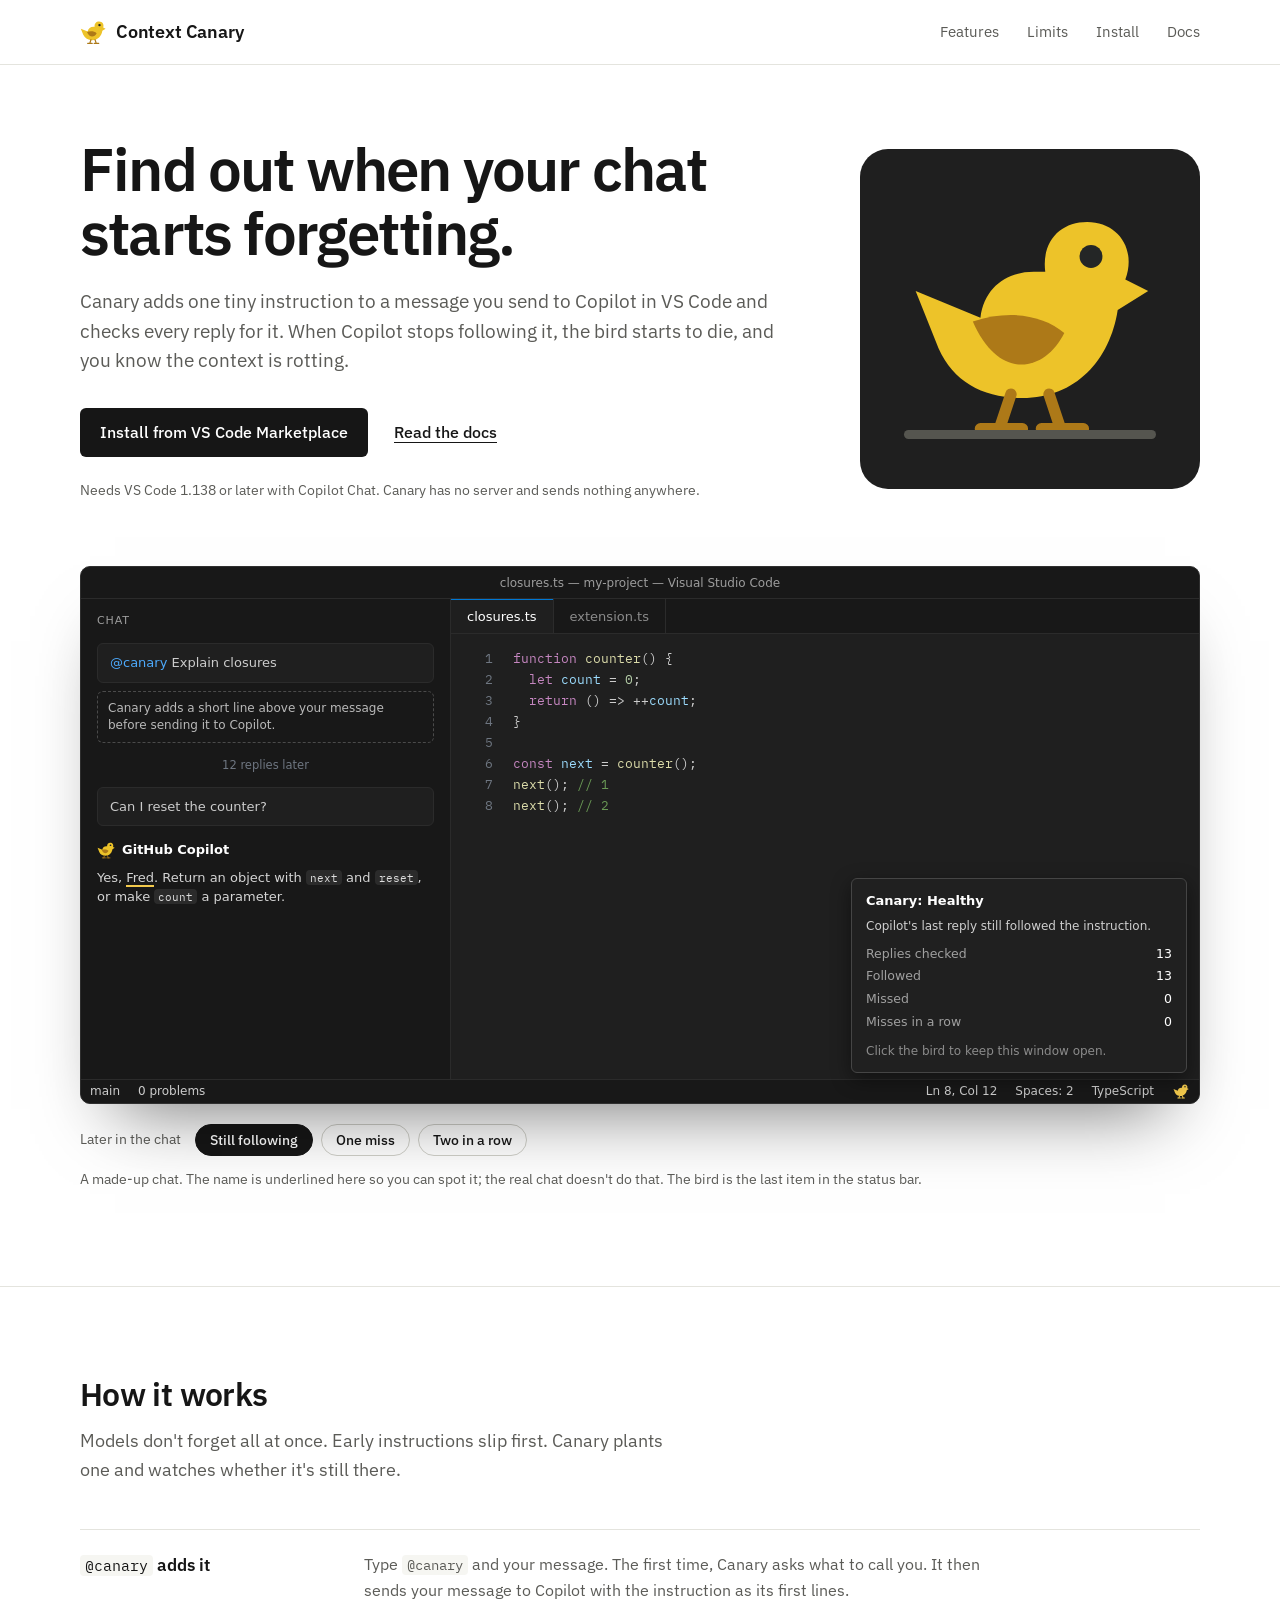
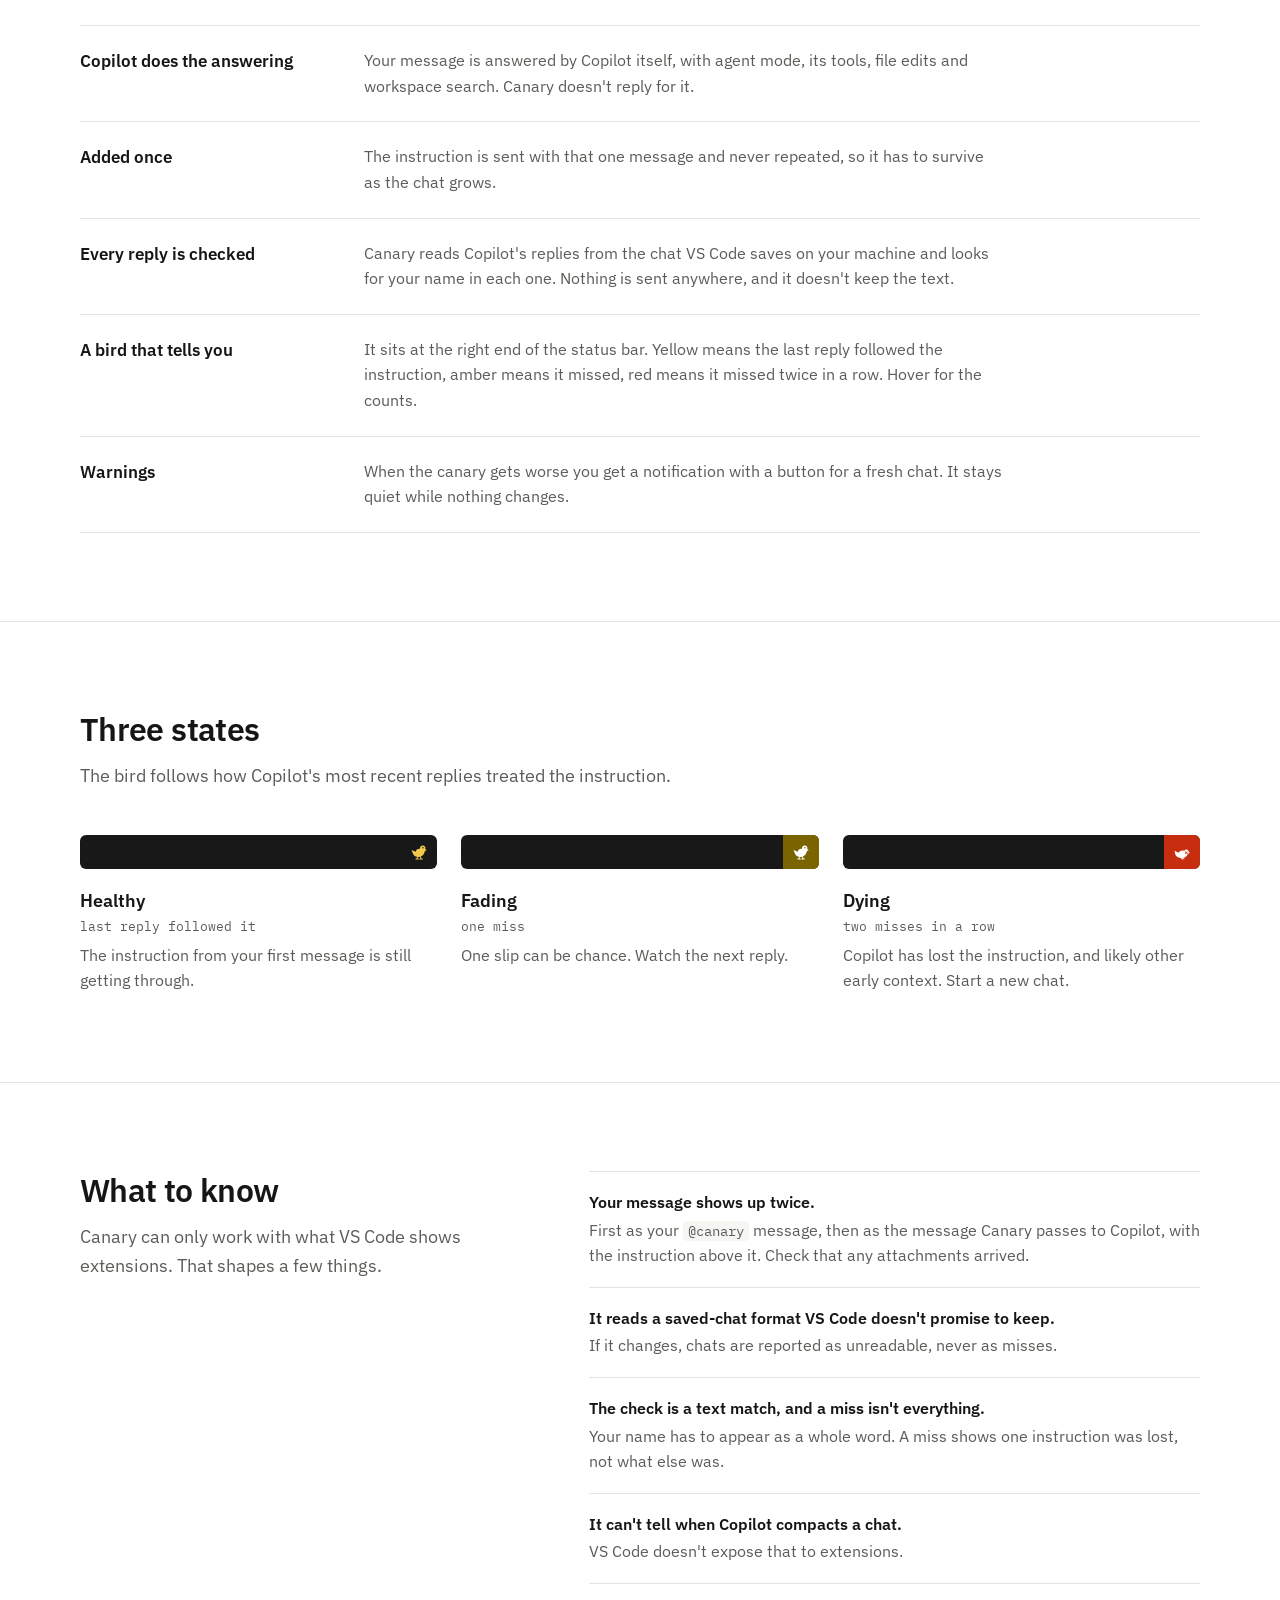
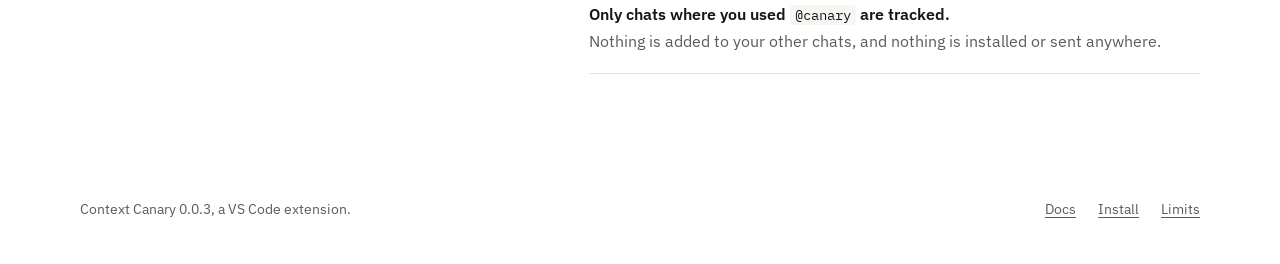
<file: index.html>
<!doctype html>
<html lang="en">
<head>
  <meta charset="utf-8">
  <meta name="viewport" content="width=device-width, initial-scale=1">
  <title>Context Canary: find out when your Copilot chat starts forgetting</title>
  <meta name="description" content="Canary adds one tiny instruction to a message you send to Copilot in VS Code and checks every reply for it. When Copilot stops following it, the bird starts to die.">
  <link rel="icon" href="assets/canary.svg" type="image/svg+xml">
  <link rel="stylesheet" href="styles.css">
  <script>document.documentElement.classList.add('js');</script>
</head>
<body>
  <a class="skip" href="#main">Skip to content</a>

  <svg width="0" height="0" style="position:absolute" aria-hidden="true" focusable="false">
    <symbol id="bird" viewBox="0 0 64 64"><path fill-rule="evenodd" d="M8 39 2 24l17 7c1-8 7-12 14-12h3c-1-8 4-13 11-13 8 0 13 7 10 15l6 3-8 5c-2 13-11 23-25 23-10 0-18-4-22-13Zm40-21a3 3 0 1 0 0-6 3 3 0 0 0 0 6Z"/><path d="M25 50h4l-3 8h5v4H18v-4h4Zm10 0h4l3 8h5v4H34v-4h4Z"/></symbol>
    <symbol id="bird-dying" viewBox="0 0 64 64"><path fill-rule="evenodd" d="m6 44-4-17 17 8c4-8 12-11 22-8 6-8 17-5 18 4l4 5-7 3c-4 11-14 17-26 17-11 0-20-4-24-12Zm39-15-2 2 4 4-4 4 2 2 4-4 4 4 2-2-4-4 4-4-2-2-4 4Z"/><path d="m24 51 3-2 6 9 8-4 2 3-11 6Z"/></symbol>
  </svg>

  <header class="top">
    <div class="wrap top-inner">
      <a class="brand" href="index.html"><img src="assets/canary.svg" alt="">Context Canary</a>
      <nav aria-label="Main">
        <a href="#features">Features</a>
        <a href="#limits">Limits</a>
        <a href="https://marketplace.visualstudio.com/items?itemName=Fwedpat.context-canary">Install</a>
        <a href="docs.html">Docs</a>
      </nav>
    </div>
  </header>

  <main id="main">
    <section class="hero wrap">
      <div class="hero-copy">
        <h1>Find out when your chat starts forgetting.</h1>
        <p class="hero-lede">Canary adds one tiny instruction to a message you send to Copilot in VS Code and checks every reply for it. When Copilot stops following it, the bird starts to die, and you know the context is rotting.</p>
        <div class="actions">
          <a class="btn" href="https://marketplace.visualstudio.com/items?itemName=Fwedpat.context-canary">Install from VS Code Marketplace</a>
          <a class="link" href="docs.html">Read the docs</a>
        </div>
        <p class="fine">Needs VS Code 1.138 or later with Copilot Chat. Canary has no server and sends nothing anywhere.</p>
      </div>
      <div class="hero-bird" aria-hidden="true">
        <img src="assets/canary.svg" alt="">
        <span class="perch"></span>
      </div>
    </section>

    <section class="demo wrap" aria-label="Sample of Canary inside VS Code">
      <div class="window" id="demo" data-state="healthy">
        <div class="win-title" aria-hidden="true">closures.ts &mdash; my-project &mdash; Visual Studio Code</div>
        <div class="win-body">
          <div class="win-chat">
            <div class="chat-label" aria-hidden="true">Chat</div>
            <div class="msg-user"><span class="mention">@canary</span> Explain closures</div>
            <div class="chat-tag">Canary adds a short line above your message before sending it to Copilot.</div>

            <div class="chat-set" data-chat="healthy">
              <p class="chat-gap">12 replies later</p>
              <div class="msg-user">Can I reset the counter?</div>
              <div class="bot-name"><img src="assets/canary.svg" alt="">GitHub Copilot</div>
              <p class="reply">Yes, <span class="hit">Fred</span>. Return an object with <code>next</code> and <code>reset</code>, or make <code>count</code> a parameter.</p>
            </div>
            <div class="chat-set" data-chat="fading" hidden>
              <p class="chat-gap">13 replies later</p>
              <div class="msg-user">Can I reset the counter?</div>
              <div class="bot-name"><img src="assets/canary.svg" alt="">GitHub Copilot</div>
              <p class="reply">Yes. Return an object with <code>next</code> and <code>reset</code>, or make <code>count</code> a parameter.</p>
            </div>
            <div class="chat-set" data-chat="dying" hidden>
              <p class="chat-gap">14 replies later</p>
              <div class="msg-user">Can I reset the counter?</div>
              <p class="reply">Yes. Return an object with <code>next</code> and <code>reset</code>.</p>
              <div class="msg-user">And start it at 10?</div>
              <p class="reply">Pass the start value in: <code>counter(10)</code>.</p>
            </div>
          </div>
          <div class="win-editor" aria-hidden="true">
            <div class="tabs"><span class="tab tab-active">closures.ts</span><span class="tab">extension.ts</span></div>
            <pre class="code"><span><i class="k">function</i> <i class="f">counter</i>() {</span><span>  <i class="k">let</i> <i class="v">count</i> = <i class="n">0</i>;</span><span>  <i class="k">return</i> () =&gt; ++<i class="v">count</i>;</span><span>}</span><span> </span><span><i class="k">const</i> <i class="v">next</i> = <i class="f">counter</i>();</span><span><i class="f">next</i>(); <i class="c">// 1</i></span><span><i class="f">next</i>(); <i class="c">// 2</i></span></pre>
          </div>
        </div>
        <div class="overlay">
          <div class="toast" data-toast>
            <p></p>
            <span class="toast-btn">New Chat with Canary</span>
          </div>
          <div class="tip">
            <p class="tip-title">Canary: <span data-field="state">Healthy</span></p>
            <p class="tip-line" data-field="line">Copilot's last reply still followed the instruction.</p>
            <table class="tip-table">
              <tr><th scope="row">Replies checked</th><td data-field="checked">13</td></tr>
              <tr><th scope="row">Followed</th><td data-field="followed">13</td></tr>
              <tr><th scope="row">Missed</th><td data-field="missed">0</td></tr>
              <tr><th scope="row">Misses in a row</th><td data-field="streak">0</td></tr>
            </table>
            <p>Click the bird to keep this window open.</p>
          </div>
        </div>
        <div class="statusbar" aria-hidden="true">
          <div class="sb-group"><span class="sb-item">main</span><span class="sb-item">0 problems</span></div>
          <div class="sb-group"><span class="sb-item">Ln 8, Col 12</span><span class="sb-item">Spaces: 2</span><span class="sb-item">TypeScript</span><span class="bird"><svg><use data-bird href="#bird"/></svg></span></div>
        </div>
      </div>
      <div class="demo-controls" role="group" aria-label="Sample chat">
        <span>Later in the chat</span>
        <button type="button" data-state="healthy" aria-pressed="true">Still following</button>
        <button type="button" data-state="fading" aria-pressed="false">One miss</button>
        <button type="button" data-state="dying" aria-pressed="false">Two in a row</button>
      </div>
      <p class="demo-note">A made-up chat. The name is underlined here so you can spot it; the real chat doesn't do that. The bird is the last item in the status bar.</p>
      <p class="sr-only" id="demo-summary" aria-live="polite"></p>
    </section>

    <section class="section" id="features">
      <div class="wrap">
        <h2>How it works</h2>
        <p class="section-intro">Models don't forget all at once. Early instructions slip first. Canary plants one and watches whether it's still there.</p>
        <div class="rows">
          <div><h3><code>@canary</code> adds it</h3><p>Type <code>@canary</code> and your message. The first time, Canary asks what to call you. It then sends your message to Copilot with the instruction as its first lines.</p></div>
          <div><h3>Copilot does the answering</h3><p>Your message is answered by Copilot itself, with agent mode, its tools, file edits and workspace search. Canary doesn't reply for it.</p></div>
          <div><h3>Added once</h3><p>The instruction is sent with that one message and never repeated, so it has to survive as the chat grows.</p></div>
          <div><h3>Every reply is checked</h3><p>Canary reads Copilot's replies from the chat VS Code saves on your machine and looks for your name in each one. Nothing is sent anywhere, and it doesn't keep the text.</p></div>
          <div><h3>A bird that tells you</h3><p>It sits at the right end of the status bar. Yellow means the last reply followed the instruction, amber means it missed, red means it missed twice in a row. Hover for the counts.</p></div>
          <div><h3>Warnings</h3><p>When the canary gets worse you get a notification with a button for a fresh chat. It stays quiet while nothing changes.</p></div>
        </div>
      </div>
    </section>

    <section class="section" id="states">
      <div class="wrap">
        <h2>Three states</h2>
        <p class="section-intro">The bird follows how Copilot's most recent replies treated the instruction.</p>
        <div class="states">
          <div><div class="state-strip"><span class="bird"><svg><use href="#bird"/></svg></span></div><h3>Healthy</h3><p class="range">last reply followed it</p><p>The instruction from your first message is still getting through.</p></div>
          <div><div class="state-strip"><span class="bird fading"><svg><use href="#bird"/></svg></span></div><h3>Fading</h3><p class="range">one miss</p><p>One slip can be chance. Watch the next reply.</p></div>
          <div><div class="state-strip"><span class="bird dying"><svg><use href="#bird-dying"/></svg></span></div><h3>Dying</h3><p class="range">two misses in a row</p><p>Copilot has lost the instruction, and likely other early context. Start a new chat.</p></div>
        </div>
      </div>
    </section>

    <section class="section" id="limits">
      <div class="wrap limits">
        <div>
          <h2>What to know</h2>
          <p class="section-intro">Canary can only work with what VS Code shows extensions. That shapes a few things.</p>
        </div>
        <ul>
          <li><strong>Your message shows up twice.</strong>First as your <code>@canary</code> message, then as the message Canary passes to Copilot, with the instruction above it. Check that any attachments arrived.</li>
          <li><strong>It reads a saved-chat format VS Code doesn't promise to keep.</strong>If it changes, chats are reported as unreadable, never as misses.</li>
          <li><strong>The check is a text match, and a miss isn't everything.</strong>Your name has to appear as a whole word. A miss shows one instruction was lost, not what else was.</li>
          <li><strong>It can't tell when Copilot compacts a chat.</strong>VS Code doesn't expose that to extensions.</li>
          <li><strong>Only chats where you used <code>@canary</code> are tracked.</strong>Nothing is added to your other chats, and nothing is installed or sent anywhere.</li>
        </ul>
      </div>
    </section>
  </main>

  <footer class="foot">
    <div class="wrap foot-inner">
      <span>Context Canary 0.0.3, a VS Code extension.</span>
      <nav aria-label="Footer"><a href="docs.html">Docs</a><a href="https://marketplace.visualstudio.com/items?itemName=Fwedpat.context-canary">Install</a><a href="#limits">Limits</a></nav>
    </div>
  </footer>

  <script src="script.js"></script>
</body>
</html>
</file>
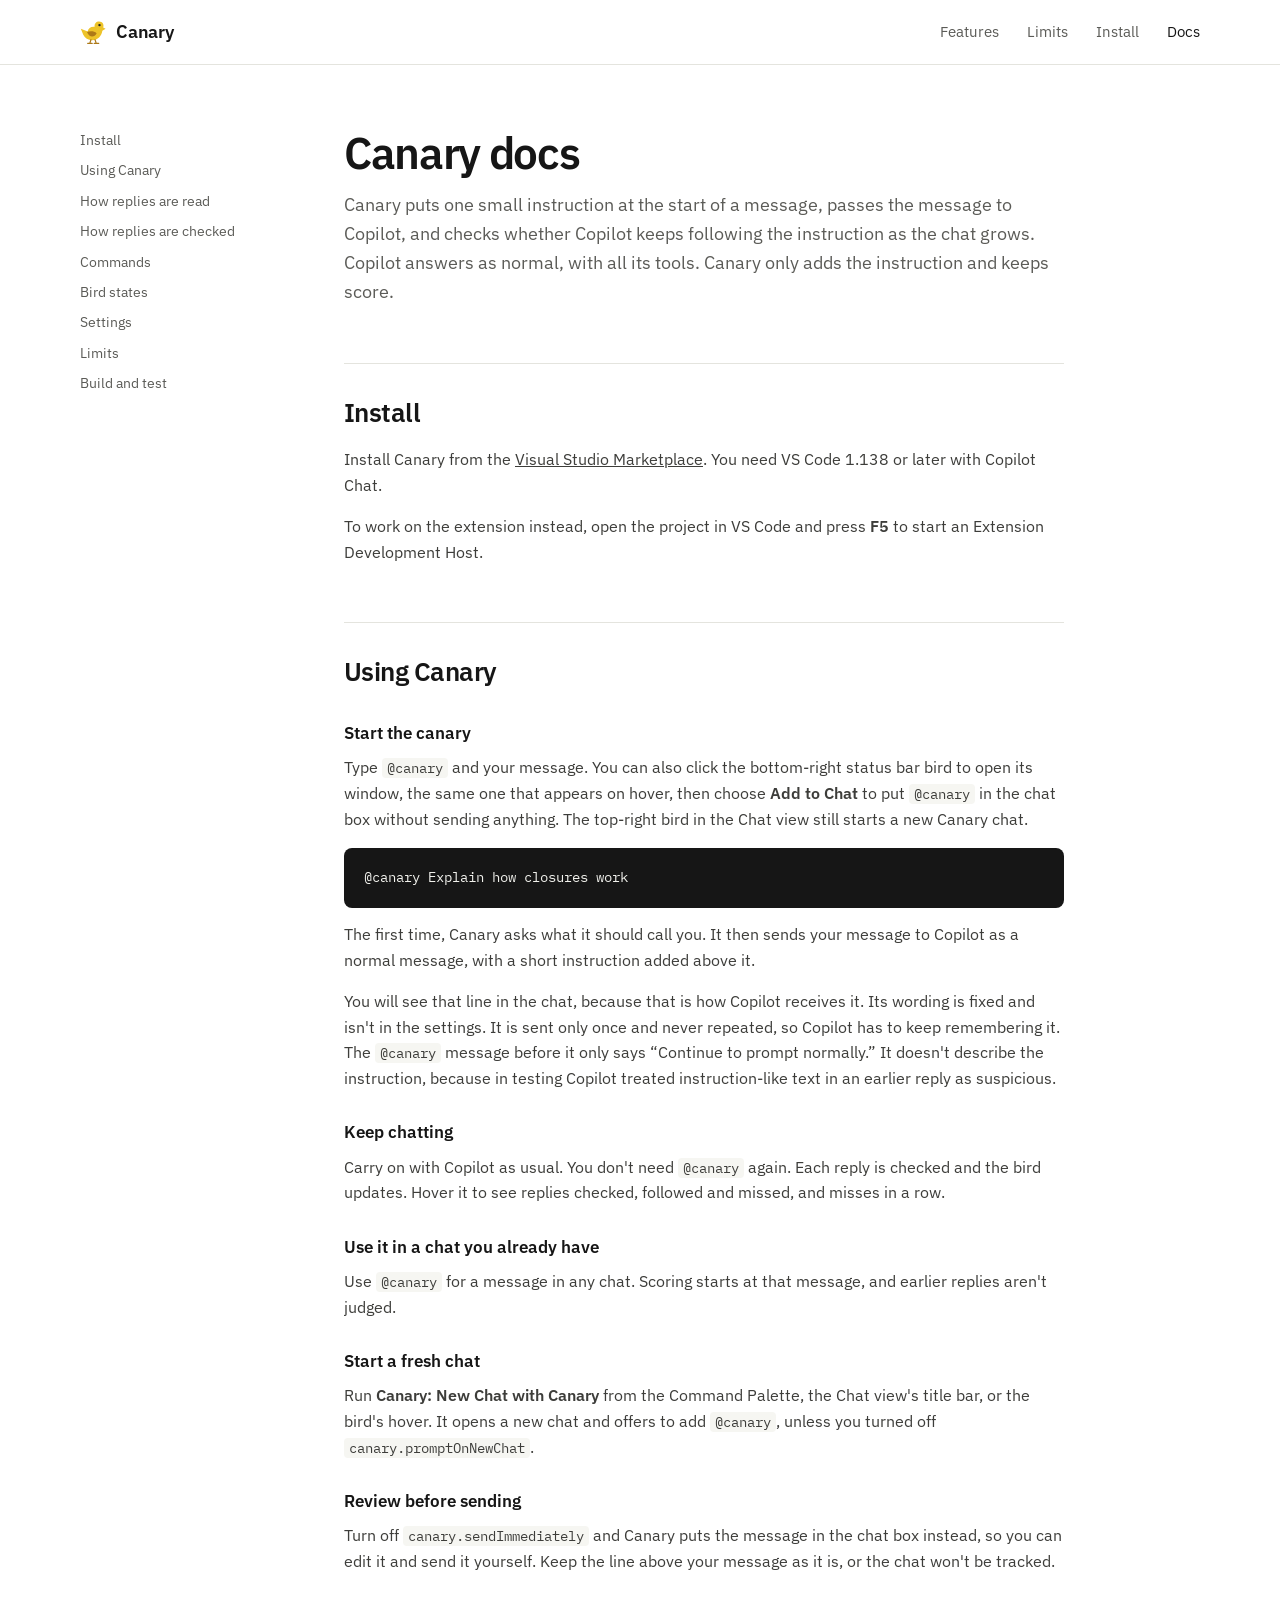
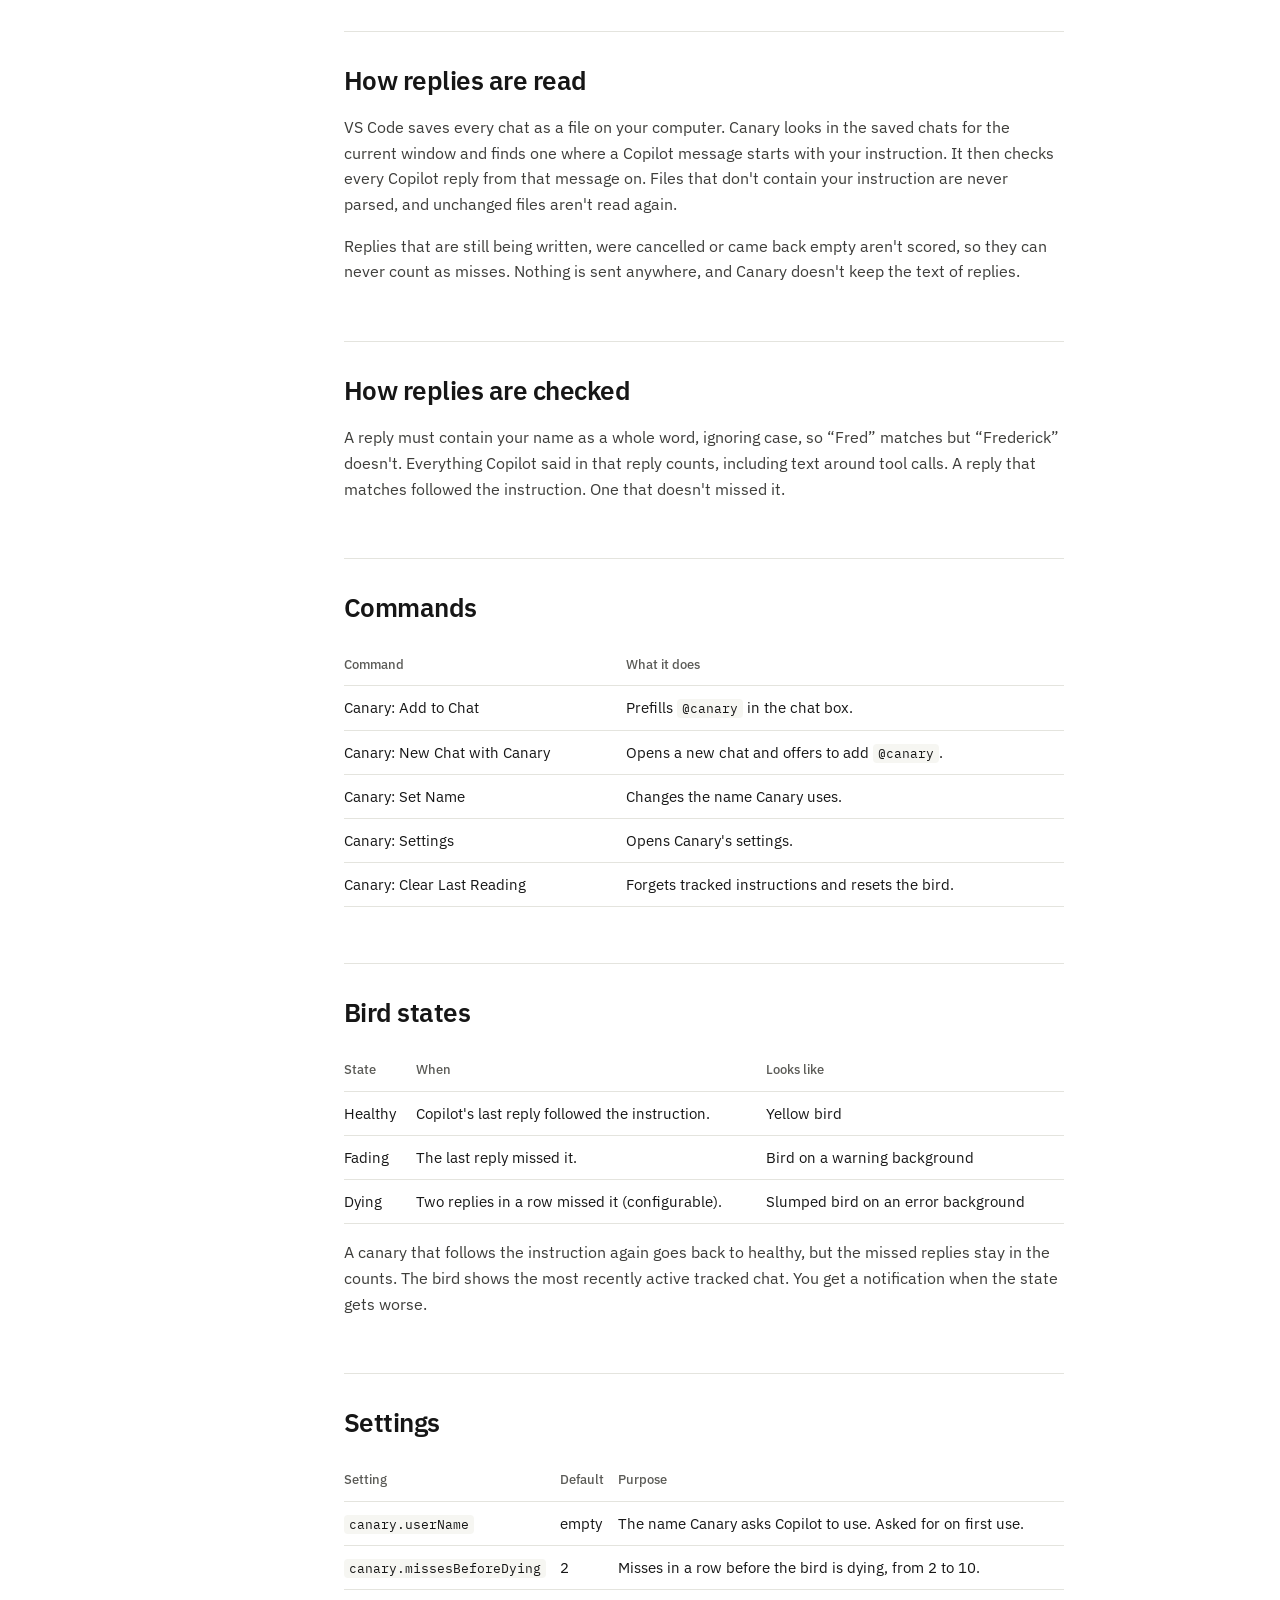
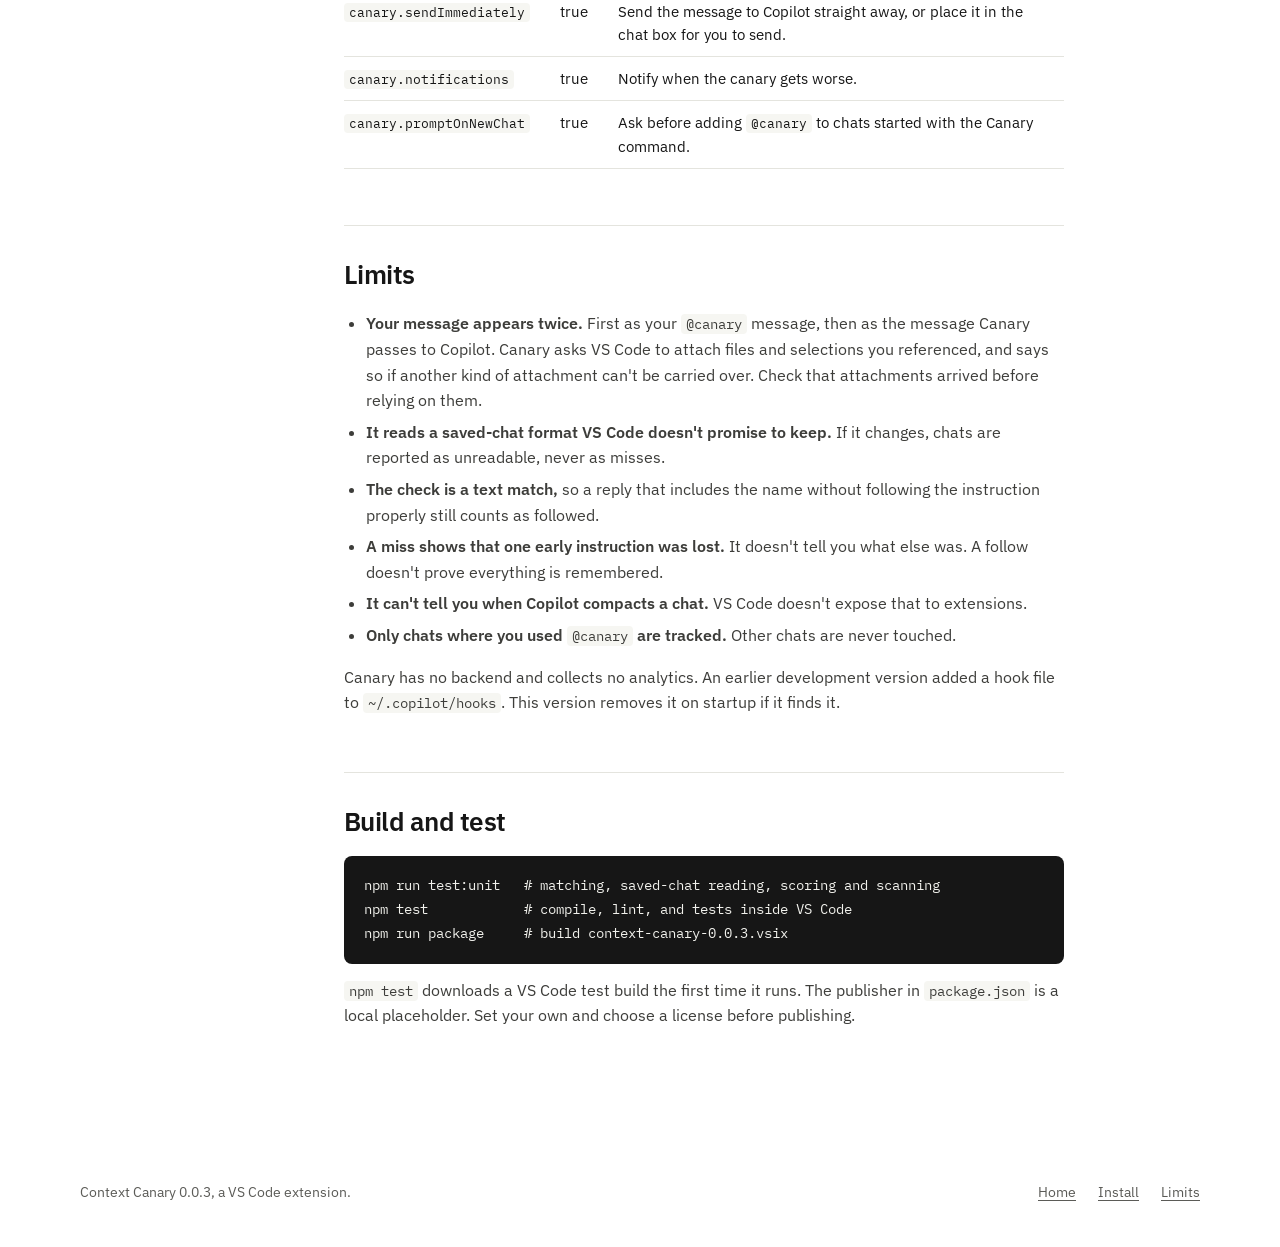
<file: docs.html>
<!doctype html>
<html lang="en">
<head>
  <meta charset="utf-8">
  <meta name="viewport" content="width=device-width, initial-scale=1">
  <title>Docs | Canary</title>
  <meta name="description" content="How to install and use Canary, how Copilot's replies are checked, its commands and settings, and what to know before relying on it.">
  <link rel="icon" href="assets/canary.svg" type="image/svg+xml">
  <link rel="stylesheet" href="styles.css">
</head>
<body>
  <a class="skip" href="#main">Skip to content</a>

  <header class="top">
    <div class="wrap top-inner">
      <a class="brand" href="index.html"><img src="assets/canary.svg" alt="">Canary</a>
      <nav aria-label="Main">
        <a href="index.html#features">Features</a>
        <a href="index.html#limits">Limits</a>
        <a href="https://marketplace.visualstudio.com/items?itemName=Fwedpat.context-canary">Install</a>
        <a href="docs.html" aria-current="page">Docs</a>
      </nav>
    </div>
  </header>

  <div class="wrap doc">
    <nav class="doc-nav" aria-label="On this page">
      <a href="#install">Install</a>
      <a href="#use">Using Canary</a>
      <a href="#read">How replies are read</a>
      <a href="#check">How replies are checked</a>
      <a href="#commands">Commands</a>
      <a href="#states">Bird states</a>
      <a href="#settings">Settings</a>
      <a href="#boundary">Limits</a>
      <a href="#build">Build and test</a>
    </nav>

    <main id="main">
      <h1>Canary docs</h1>
      <p class="lede">Canary puts one small instruction at the start of a message, passes the message to Copilot, and checks whether Copilot keeps following the instruction as the chat grows. Copilot answers as normal, with all its tools. Canary only adds the instruction and keeps score.</p>

      <h2 id="install">Install</h2>
      <p>Install Canary from the <a href="https://marketplace.visualstudio.com/items?itemName=Fwedpat.context-canary">Visual Studio Marketplace</a>. You need VS Code 1.138 or later with Copilot Chat.</p>
      <p>To work on the extension instead, open the project in VS Code and press <strong>F5</strong> to start an Extension Development Host.</p>

      <h2 id="use">Using Canary</h2>
      <h3>Start the canary</h3>
      <p>Type <code>@canary</code> and your message. You can also click the bottom-right status bar bird to open its window, the same one that appears on hover, then choose <strong>Add to Chat</strong> to put <code>@canary</code> in the chat box without sending anything. The top-right bird in the Chat view still starts a new Canary chat.</p>
      <pre>@canary Explain how closures work</pre>
      <p>The first time, Canary asks what it should call you. It then sends your message to Copilot as a normal message, with a short instruction added above it.</p>
      <p>You will see that line in the chat, because that is how Copilot receives it. Its wording is fixed and isn't in the settings. It is sent only once and never repeated, so Copilot has to keep remembering it. The <code>@canary</code> message before it only says &ldquo;Continue to prompt normally.&rdquo; It doesn't describe the instruction, because in testing Copilot treated instruction-like text in an earlier reply as suspicious.</p>
      <h3>Keep chatting</h3>
      <p>Carry on with Copilot as usual. You don't need <code>@canary</code> again. Each reply is checked and the bird updates. Hover it to see replies checked, followed and missed, and misses in a row.</p>
      <h3>Use it in a chat you already have</h3>
      <p>Use <code>@canary</code> for a message in any chat. Scoring starts at that message, and earlier replies aren't judged.</p>
      <h3>Start a fresh chat</h3>
      <p>Run <strong>Canary: New Chat with Canary</strong> from the Command Palette, the Chat view's title bar, or the bird's hover. It opens a new chat and offers to add <code>@canary</code>, unless you turned off <code>canary.promptOnNewChat</code>.</p>
      <h3>Review before sending</h3>
      <p>Turn off <code>canary.sendImmediately</code> and Canary puts the message in the chat box instead, so you can edit it and send it yourself. Keep the line above your message as it is, or the chat won't be tracked.</p>

      <h2 id="read">How replies are read</h2>
      <p>VS Code saves every chat as a file on your computer. Canary looks in the saved chats for the current window and finds one where a Copilot message starts with your instruction. It then checks every Copilot reply from that message on. Files that don't contain your instruction are never parsed, and unchanged files aren't read again.</p>
      <p>Replies that are still being written, were cancelled or came back empty aren't scored, so they can never count as misses. Nothing is sent anywhere, and Canary doesn't keep the text of replies.</p>

      <h2 id="check">How replies are checked</h2>
      <p>A reply must contain your name as a whole word, ignoring case, so &ldquo;Fred&rdquo; matches but &ldquo;Frederick&rdquo; doesn't. Everything Copilot said in that reply counts, including text around tool calls. A reply that matches followed the instruction. One that doesn't missed it.</p>

      <h2 id="commands">Commands</h2>
      <table>
        <thead><tr><th>Command</th><th>What it does</th></tr></thead>
        <tbody>
          <tr><td>Canary: Add to Chat</td><td>Prefills <code>@canary</code> in the chat box.</td></tr>
          <tr><td>Canary: New Chat with Canary</td><td>Opens a new chat and offers to add <code>@canary</code>.</td></tr>
          <tr><td>Canary: Set Name</td><td>Changes the name Canary uses.</td></tr>
          <tr><td>Canary: Settings</td><td>Opens Canary's settings.</td></tr>
          <tr><td>Canary: Clear Last Reading</td><td>Forgets tracked instructions and resets the bird.</td></tr>
        </tbody>
      </table>

      <h2 id="states">Bird states</h2>
      <table>
        <thead><tr><th>State</th><th>When</th><th>Looks like</th></tr></thead>
        <tbody>
          <tr><td>Healthy</td><td>Copilot's last reply followed the instruction.</td><td>Yellow bird</td></tr>
          <tr><td>Fading</td><td>The last reply missed it.</td><td>Bird on a warning background</td></tr>
          <tr><td>Dying</td><td>Two replies in a row missed it (configurable).</td><td>Slumped bird on an error background</td></tr>
        </tbody>
      </table>
      <p>A canary that follows the instruction again goes back to healthy, but the missed replies stay in the counts. The bird shows the most recently active tracked chat. You get a notification when the state gets worse.</p>

      <h2 id="settings">Settings</h2>
      <table>
        <thead><tr><th>Setting</th><th>Default</th><th>Purpose</th></tr></thead>
        <tbody>
          <tr><td><code>canary.userName</code></td><td>empty</td><td>The name Canary asks Copilot to use. Asked for on first use.</td></tr>
          <tr><td><code>canary.missesBeforeDying</code></td><td>2</td><td>Misses in a row before the bird is dying, from 2 to 10.</td></tr>
          <tr><td><code>canary.sendImmediately</code></td><td>true</td><td>Send the message to Copilot straight away, or place it in the chat box for you to send.</td></tr>
          <tr><td><code>canary.notifications</code></td><td>true</td><td>Notify when the canary gets worse.</td></tr>
          <tr><td><code>canary.promptOnNewChat</code></td><td>true</td><td>Ask before adding <code>@canary</code> to chats started with the Canary command.</td></tr>
        </tbody>
      </table>

      <h2 id="boundary">Limits</h2>
      <ul>
        <li><strong>Your message appears twice.</strong> First as your <code>@canary</code> message, then as the message Canary passes to Copilot. Canary asks VS Code to attach files and selections you referenced, and says so if another kind of attachment can't be carried over. Check that attachments arrived before relying on them.</li>
        <li><strong>It reads a saved-chat format VS Code doesn't promise to keep.</strong> If it changes, chats are reported as unreadable, never as misses.</li>
        <li><strong>The check is a text match,</strong> so a reply that includes the name without following the instruction properly still counts as followed.</li>
        <li><strong>A miss shows that one early instruction was lost.</strong> It doesn't tell you what else was. A follow doesn't prove everything is remembered.</li>
        <li><strong>It can't tell you when Copilot compacts a chat.</strong> VS Code doesn't expose that to extensions.</li>
        <li><strong>Only chats where you used <code>@canary</code> are tracked.</strong> Other chats are never touched.</li>
      </ul>
      <p>Canary has no backend and collects no analytics. An earlier development version added a hook file to <code>~/.copilot/hooks</code>. This version removes it on startup if it finds it.</p>

      <h2 id="build">Build and test</h2>
      <pre>npm run test:unit   # matching, saved-chat reading, scoring and scanning
npm test            # compile, lint, and tests inside VS Code
npm run package     # build context-canary-0.0.3.vsix</pre>
      <p><code>npm test</code> downloads a VS Code test build the first time it runs. The publisher in <code>package.json</code> is a local placeholder. Set your own and choose a license before publishing.</p>
    </main>
  </div>

  <footer class="foot">
    <div class="wrap foot-inner">
      <span>Context Canary 0.0.3, a VS Code extension.</span>
      <nav aria-label="Footer"><a href="index.html">Home</a><a href="https://marketplace.visualstudio.com/items?itemName=Fwedpat.context-canary">Install</a><a href="index.html#limits">Limits</a></nav>
    </div>
  </footer>
</body>
</html>
</file>
<file: styles.css>
@font-face { font-family: 'IBM Plex Sans'; font-weight: 400; font-display: swap; src: url('assets/fonts/ibm-plex-sans-latin-400-normal.woff2') format('woff2'); }
@font-face { font-family: 'IBM Plex Sans'; font-weight: 500; font-display: swap; src: url('assets/fonts/ibm-plex-sans-latin-500-normal.woff2') format('woff2'); }
@font-face { font-family: 'IBM Plex Sans'; font-weight: 600; font-display: swap; src: url('assets/fonts/ibm-plex-sans-latin-600-normal.woff2') format('woff2'); }
@font-face { font-family: 'IBM Plex Mono'; font-weight: 400; font-display: swap; src: url('assets/fonts/ibm-plex-mono-latin-400-normal.woff2') format('woff2'); }
@font-face { font-family: 'IBM Plex Mono'; font-weight: 500; font-display: swap; src: url('assets/fonts/ibm-plex-mono-latin-500-normal.woff2') format('woff2'); }

:root {
  --text: #161616;
  --muted: #5b5b57;
  --line: #e4e4de;
  --soft: #f6f6f2;
  --yellow: #f7c800;
  --sans: 'IBM Plex Sans', 'Segoe UI', system-ui, sans-serif;
  --mono: 'IBM Plex Mono', Consolas, monospace;
  --vs-sans: 'Segoe UI', system-ui, -apple-system, sans-serif;
}

* { box-sizing: border-box; }
html { scroll-behavior: smooth; }
body { margin: 0; background: #fff; color: var(--text); font: 400 16px/1.6 var(--sans); -webkit-font-smoothing: antialiased; }
a { color: inherit; }
code { padding: 1px 5px; border-radius: 4px; background: var(--soft); font: 400 .88em var(--mono); }
h1, h2, h3, p { margin-top: 0; }
:focus-visible { outline: 2px solid var(--text); outline-offset: 3px; }
.wrap { width: min(1120px, 100% - 48px); margin-inline: auto; }
.sr-only { position: absolute; width: 1px; height: 1px; overflow: hidden; clip: rect(0 0 0 0); white-space: nowrap; }
.skip { position: absolute; left: 12px; top: -60px; z-index: 10; padding: 8px 12px; background: var(--text); color: #fff; }
.skip:focus { top: 12px; }

/* header */
.top { border-bottom: 1px solid var(--line); }
.top-inner { display: flex; align-items: center; justify-content: space-between; height: 64px; }
.brand { display: inline-flex; align-items: center; gap: 10px; font-weight: 600; font-size: 18px; letter-spacing: -.01em; text-decoration: none; }
.brand img { width: 26px; height: 26px; }
.top nav { display: flex; gap: 28px; font-size: 15px; }
.top nav a { color: var(--muted); text-decoration: none; }
.top nav a:hover, .top nav a[aria-current] { color: var(--text); }

/* hero */
.hero { display: grid; grid-template-columns: 1fr 340px; gap: 64px; align-items: center; padding: 72px 0 40px; }
.hero-bird { display: flex; flex-direction: column; align-items: center; justify-content: center; aspect-ratio: 1; border-radius: 28px; background: #1f1f1f; }
.hero-bird img { width: 72%; animation: bob 4.5s ease-in-out infinite; }
.perch { width: 74%; height: 9px; margin-top: -14px; border-radius: 5px; background: #55554f; }
@keyframes bob { 0%, 100% { transform: translateY(0); } 50% { transform: translateY(-7px); } }
.hero h1 { max-width: 15em; margin-bottom: 22px; font-size: clamp(36px, 5.4vw, 60px); font-weight: 600; line-height: 1.07; letter-spacing: -.03em; }
.hero-lede { max-width: 38em; margin-bottom: 32px; color: var(--muted); font-size: 19px; line-height: 1.55; }
.actions { display: flex; flex-wrap: wrap; align-items: center; gap: 12px 26px; }
.btn { display: inline-block; padding: 12px 20px; border-radius: 6px; background: var(--text); color: #fff; font-weight: 500; text-decoration: none; }
.btn:hover { background: #000; box-shadow: 0 0 0 3px rgba(247, 200, 0, .55); }
.link { font-weight: 500; text-underline-offset: 4px; }
.fine { margin: 22px 0 0; color: var(--muted); font-size: 14px; }

/* editor mock-up */
.demo { padding: 24px 0 96px; }
.window { position: relative; overflow: hidden; border: 1px solid #2f2f2f; border-radius: 10px; background: #1f1f1f; color: #ccc; box-shadow: 0 40px 70px -35px rgba(0, 0, 0, .55); font: 400 13px/1.5 var(--vs-sans); }
.win-title { height: 32px; background: #181818; border-bottom: 1px solid #2b2b2b; color: #9d9d9d; font-size: 12px; line-height: 32px; text-align: center; }
.win-body { display: grid; grid-template-columns: 370px 1fr; height: 480px; }
.win-chat { padding: 14px 16px; overflow: hidden; background: #181818; border-right: 1px solid #2b2b2b; }
.chat-label { margin-bottom: 14px; color: #9d9d9d; font-size: 11px; letter-spacing: .08em; text-transform: uppercase; }
.msg-user { margin-bottom: 14px; padding: 9px 12px; border: 1px solid #2b2b2b; border-radius: 6px; background: #1f1f1f; }
.mention { color: #4daafc; }
.bot-name { display: flex; align-items: center; gap: 7px; margin-bottom: 8px; color: #fff; font-weight: 600; }
.bot-name img { width: 18px; height: 18px; }
.chat-tag { margin: -6px 0 14px; padding: 8px 10px; border: 1px dashed #4a4a4a; border-radius: 6px; color: #b9b9b9; font-size: 12px; line-height: 1.45; }
.chat-tag b { display: block; margin-bottom: 2px; color: #8b8b8b; font-size: 10.5px; font-weight: 400; letter-spacing: .05em; text-transform: uppercase; }
.win-chat code { padding: 0 4px; background: #2b2b2b; color: #ddd; }
.chat-tag code { background: none; padding: 0; color: #f2c94c; }
.chat-gap { margin: 2px 0 12px; color: #6e7681; font-size: 11.5px; text-align: center; }
.reply { margin: 0 0 14px; color: #d4d4d4; }
.hit { border-bottom: 2px solid #f2c94c; }
.win-editor { position: relative; min-width: 0; background: #1f1f1f; }
.tabs { display: flex; height: 35px; background: #181818; border-bottom: 1px solid #2b2b2b; }
.tab { padding: 0 16px; border-right: 1px solid #2b2b2b; color: #8b8b8b; font-size: 13px; line-height: 35px; }
.tab-active { background: #1f1f1f; color: #fff; box-shadow: inset 0 1px 0 #0078d4; }
.code { margin: 0; padding: 14px 0; overflow: hidden; border-radius: 0; background: none; color: #ccc; counter-reset: ln; font: 400 13px/1.62 var(--mono); }
.code i { font-style: normal; }
.code span { display: block; padding-left: 62px; position: relative; white-space: pre; }
.code span::before { content: counter(ln); counter-increment: ln; position: absolute; left: 0; width: 42px; color: #6e7681; text-align: right; }
.k { color: #c586c0; } .f { color: #dcdcaa; } .s { color: #ce9178; } .n { color: #b5cea8; } .v { color: #9cdcfe; } .t { color: #4ec9b0; } .c { color: #6a9955; }
.overlay { position: absolute; right: 12px; bottom: 30px; z-index: 2; display: flex; flex-direction: column; align-items: flex-end; gap: 10px; }
.toast, .tip { width: 336px; padding: 12px 14px; border: 1px solid #454545; border-radius: 6px; background: #202020; box-shadow: 0 6px 20px rgba(0, 0, 0, .45); font-size: 12.5px; line-height: 1.5; }
.toast { display: none; border-left: 3px solid #e5a300; }
.window[data-state='dying'] .toast { border-left-color: #e5482b; }
.window:not([data-state='healthy']) .toast { display: block; }
.toast p { margin: 0 0 10px; color: #e0e0e0; }
.toast-btn { display: inline-block; padding: 4px 10px; border-radius: 3px; background: #0078d4; color: #fff; font-size: 12px; }
.tip .tip-title { margin: 0 0 6px; color: #fff; font-size: 13px; font-weight: 600; }
.tip-table { width: 100%; margin-bottom: 8px; border-collapse: collapse; }
.tip-table th, .tip-table td { padding: 2px 0; font-weight: 400; text-align: left; }
.tip-table td { color: #fff; text-align: right; }
.tip-table th { color: #a0a0a0; }
.tip p { margin: 0; color: #8b8b8b; font-size: 12px; }
.tip .tip-line { margin-bottom: 8px; color: #cfcfcf; }
.statusbar { display: flex; align-items: stretch; justify-content: space-between; height: 24px; border-top: 1px solid #2b2b2b; background: #181818; color: #ccc; font-size: 12px; line-height: 23px; }
.sb-group { display: flex; }
.sb-item { padding: 0 9px; }
.bird { display: flex; align-items: center; padding: 0 10px; color: #f2c94c; }
.bird svg { width: 16px; height: 16px; fill: currentColor; }
.window[data-state='fading'] .bird { background: #7a6400; color: #fff; }
.window[data-state='dying'] .bird { background: #c72e0f; color: #fff; }

.demo-controls { display: none; align-items: center; flex-wrap: wrap; gap: 10px 8px; margin-top: 20px; font-size: 14px; }
.js .demo-controls { display: flex; }
.demo-controls > span { margin-right: 6px; color: var(--muted); }
.demo-controls button { padding: 6px 14px; border: 1px solid #cfcfc8; border-radius: 999px; background: #fff; color: var(--text); font: 500 14px var(--sans); cursor: pointer; }
.demo-controls button:hover { border-color: var(--text); }
.demo-controls button[aria-pressed='true'] { border-color: var(--text); background: var(--text); color: #fff; }
.demo-note { margin: 12px 0 0; color: var(--muted); font-size: 14px; }

/* sections */
.section { padding: 88px 0; border-top: 1px solid var(--line); }
.section h2 { margin-bottom: 14px; font-size: 32px; font-weight: 600; line-height: 1.2; letter-spacing: -.02em; }
.section-intro { max-width: 34em; margin-bottom: 44px; color: var(--muted); font-size: 18px; }
.rows > div { display: grid; grid-template-columns: 260px 1fr; gap: 24px; padding: 22px 0; border-top: 1px solid var(--line); }
.rows > div:last-child { border-bottom: 1px solid var(--line); }
.rows h3 { margin: 0; font-size: 17px; font-weight: 600; }
.rows p { max-width: 40em; margin: 0; color: var(--muted); }

.states { display: grid; grid-template-columns: repeat(3, 1fr); gap: 24px; }
.state-strip { display: flex; justify-content: flex-end; height: 34px; margin-bottom: 18px; border-radius: 6px; background: #181818; }
.state-strip .bird { border-radius: 0 6px 6px 0; }
.state-strip .bird.fading { background: #7a6400; color: #fff; }
.state-strip .bird.dying { background: #c72e0f; color: #fff; }
.states h3 { margin-bottom: 2px; font-size: 18px; font-weight: 600; }
.range { margin-bottom: 8px; color: var(--muted); font: 400 13px var(--mono); }
.states p:last-child { margin: 0; color: var(--muted); }

.limits { display: grid; grid-template-columns: 1fr 1.4fr; gap: 72px; }
.limits ul { margin: 0; padding: 0; list-style: none; }
.limits li { padding: 18px 0; border-top: 1px solid var(--line); color: var(--muted); }
.limits li:last-child { border-bottom: 1px solid var(--line); }
.limits li strong { display: block; margin-bottom: 2px; color: var(--text); font-weight: 600; }

.install { background: var(--yellow); border-top: 0; }
.install .section-intro { color: #3a3200; }
.install-grid { display: grid; grid-template-columns: 1fr 1fr; gap: 48px; }
.install ol { margin: 0; padding-left: 20px; }
.install li { margin-bottom: 12px; }
pre { margin: 0; padding: 18px 20px; overflow-x: auto; border-radius: 8px; background: #161616; color: #f1f1ec; font: 400 14px/1.7 var(--mono); }
.install pre { margin-bottom: 14px; }
.install .fine { margin-top: 0; color: #3a3200; }

.foot { padding: 36px 0 44px; color: var(--muted); font-size: 14px; }
.foot-inner { display: flex; flex-wrap: wrap; align-items: center; justify-content: space-between; gap: 12px 24px; }
.foot nav { display: flex; gap: 22px; }
.foot a { text-underline-offset: 3px; }

/* docs */
.doc { display: grid; grid-template-columns: 200px minmax(0, 720px); gap: 64px; padding: 64px 0 100px; }
.doc-nav { position: sticky; top: 24px; align-self: start; display: flex; flex-direction: column; gap: 8px; font-size: 14px; }
.doc-nav a { color: var(--muted); text-decoration: none; }
.doc-nav a:hover { color: var(--text); }
.doc h1 { margin-bottom: 14px; font-size: 44px; font-weight: 600; line-height: 1.1; letter-spacing: -.03em; }
.doc .lede { margin-bottom: 0; color: var(--muted); font-size: 18px; }
.doc h2 { margin: 56px 0 14px; padding-top: 28px; border-top: 1px solid var(--line); font-size: 26px; font-weight: 600; letter-spacing: -.02em; }
.doc h3 { margin: 28px 0 8px; font-size: 17px; font-weight: 600; }
.doc p, .doc li { color: #3d3d3a; }
.doc ol, .doc ul { padding-left: 22px; }
.doc li { margin-bottom: 6px; }
.doc table { width: 100%; margin: 16px 0; border-collapse: collapse; font-size: 14.5px; }
.doc th, .doc td { padding: 10px 14px 10px 0; border-bottom: 1px solid var(--line); text-align: left; vertical-align: top; }
.doc th { color: var(--muted); font-size: 13px; font-weight: 500; }
.doc pre { margin: 14px 0; }

@media (max-width: 860px) {
  .hero { grid-template-columns: 1fr; gap: 36px; }
  .hero-bird { order: -1; width: 200px; border-radius: 22px; }
  .win-body { grid-template-columns: 1fr; height: auto; }
  .win-chat { border-right: 0; }
  .win-editor { display: none; }
  .overlay { position: static; align-items: stretch; padding: 12px; background: #181818; }
  .toast, .tip { width: auto; }
  .rows > div { grid-template-columns: 1fr; gap: 6px; }
  .states, .limits, .install-grid { grid-template-columns: 1fr; gap: 32px; }
  .doc { grid-template-columns: 1fr; gap: 32px; }
  .doc-nav { position: static; flex-direction: row; flex-wrap: wrap; gap: 8px 18px; }
}
@media (max-width: 560px) {
  .top nav { gap: 16px; font-size: 14px; }
  .hero { padding-top: 48px; }
  .section { padding: 64px 0; }
}
@media (prefers-reduced-motion: reduce) { html { scroll-behavior: auto; } .hero-bird img { animation: none; } }
</file>
